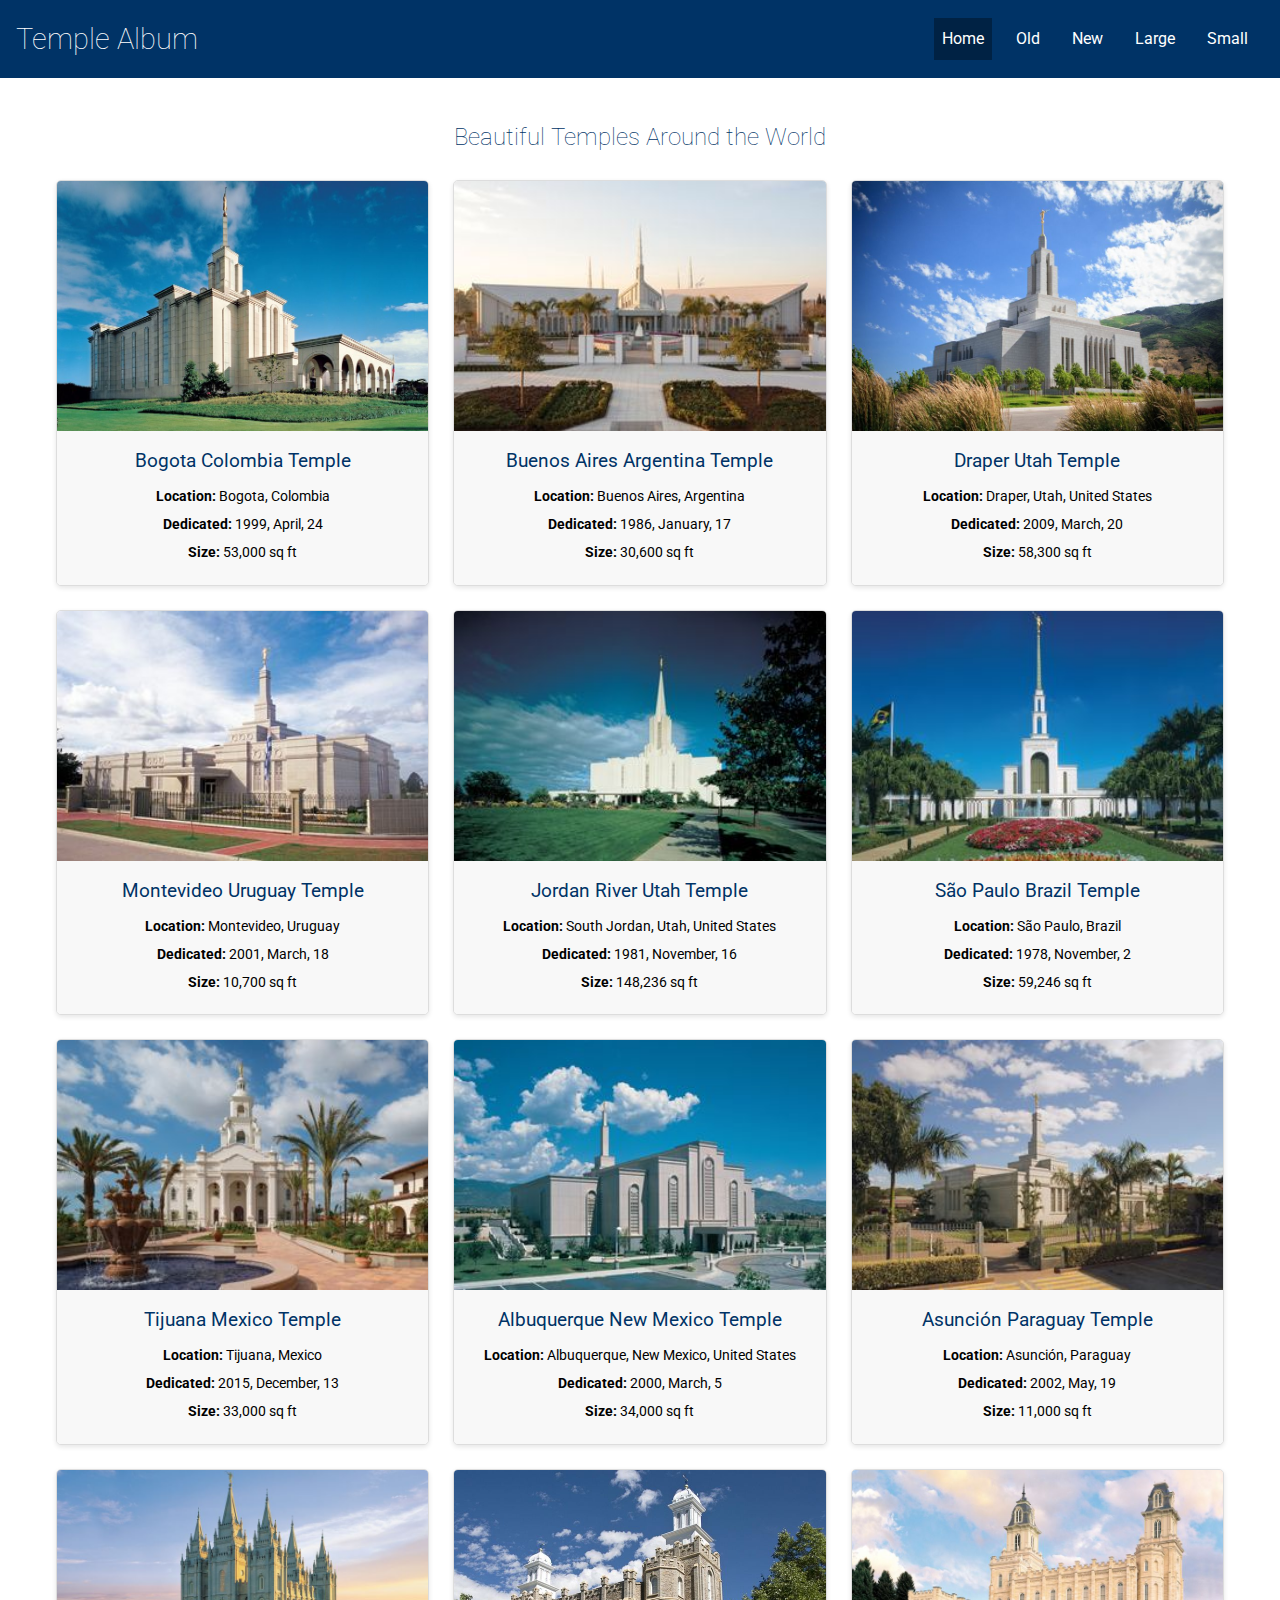
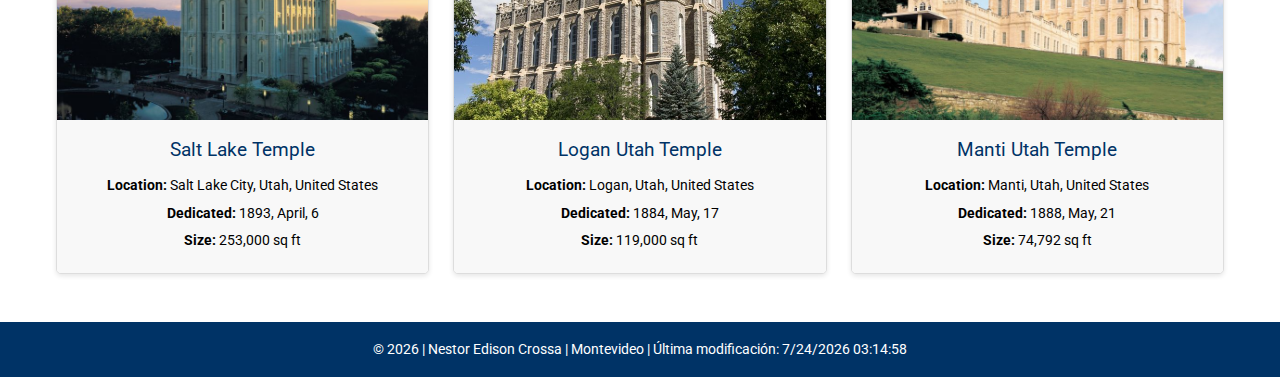
<file: filtered-temples.html>
<!DOCTYPE html>
<html lang="en-US">
<head>
    <meta charset="UTF-8">
    <meta name="viewport" content="width=device-width, initial-scale=1.0">
    <meta name="keywords" content="Nestor Crossa, WDD 131/Uruguay">
    <meta name="author" content="Nestor Crossa">
    <meta name="description" content="Temples SUD albuum">
    <title>Temple Album with Filtering</title>
    <link rel="preconnect" href="https://fonts.googleapis.com">
    <link rel="preconnect" href="https://fonts.gstatic.com" crossorigin>
    <link href="https://fonts.googleapis.com/css2?family=Roboto:wght@100;400&display=swap" rel="stylesheet">
    <link rel="stylesheet" href="styles/filtered-temples.css">
    <script src="scripts/filtered-temples.js" defer></script>
</head>
<body>
    <header>
        <div class="header-content">
            <h1>Temple Album</h1>
            <button id="hamburger-btn" aria-label="Toggle menu">☰</button>
            <nav id="main-nav">
                <ul>
                    <li class="active"><a data-filter="all">Home</a></li>
                    <li><a data-filter="old">Old</a></li>
                    <li><a data-filter="new">New</a></li>
                    <li><a data-filter="large">Large</a></li>
                    <li><a data-filter="small">Small</a></li>
                </ul>
            </nav>
        </div>
    </header>

    <main>
        <h2>Beautiful Temples Around the World</h2>
        <div id="gallery" class="gallery">
            <!-- Temple cards will be dynamically generated here -->
        </div>
    </main>

    <footer>
        <p>&copy; <span id="currentYear"></span> | Nestor Edison Crossa | Montevideo | Última modificación: <span id="lastModified"></span></p>
    </footer>
</body>
</html>
</file>
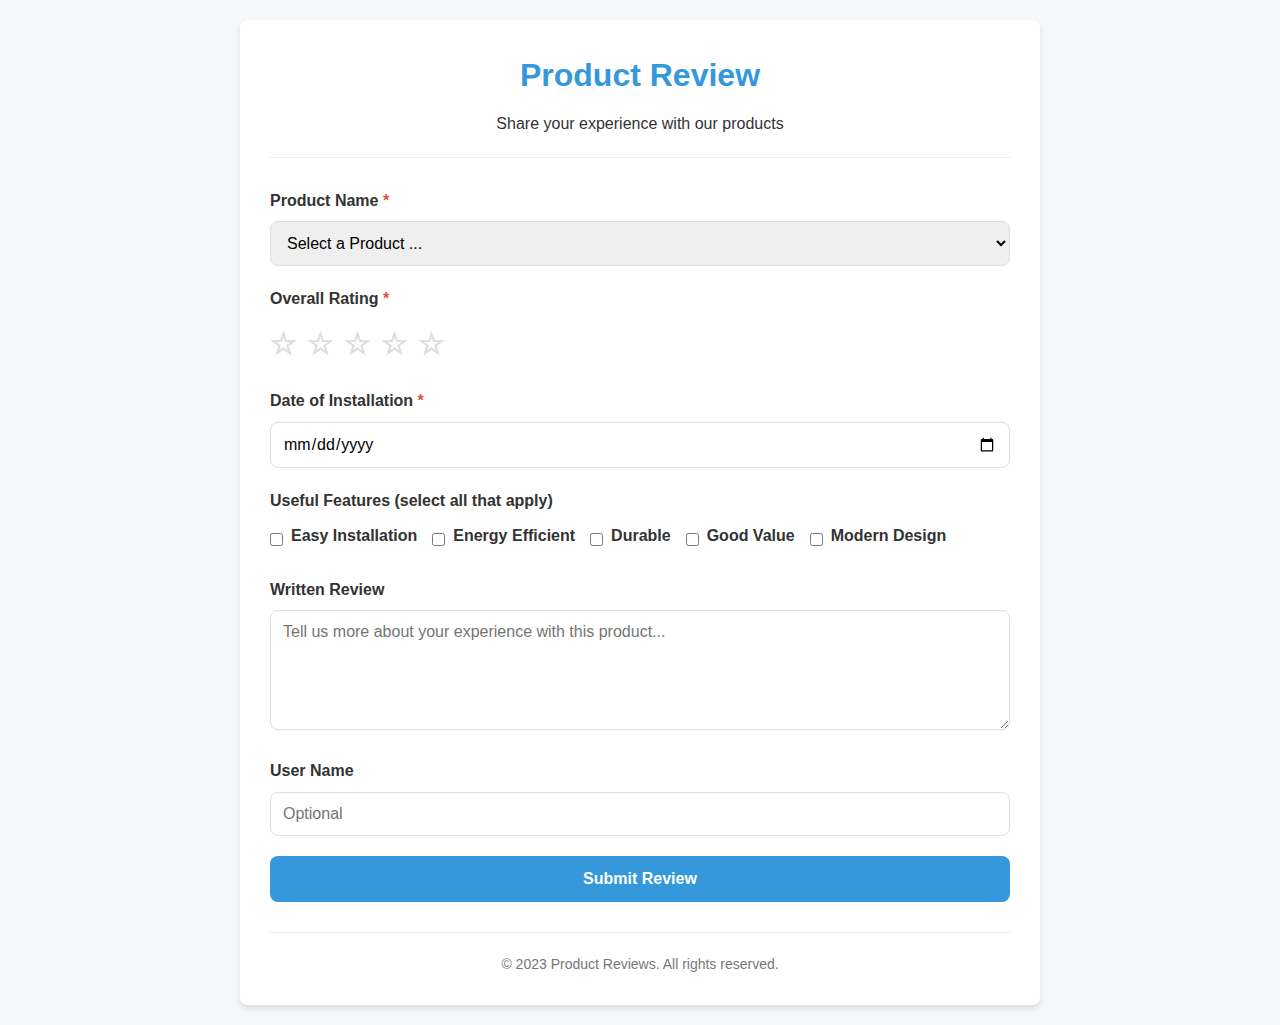
<file: form.html>
<!DOCTYPE html>
<html lang="en">
<head>
    <meta charset="UTF-8">
    <meta name="viewport" content="width=device-width, initial-scale=1.0">
    <title>Product Review Form</title>
    <style>
        :root {
            --primary-color: #3498db;
            --secondary-color: #2980b9;
            --accent-color: #e74c3c;
            --light-color: #f9f9f9;
            --dark-color: #333;
            --border-radius: 8px;
            --box-shadow: 0 4px 6px rgba(0, 0, 0, 0.1);
        }
        
        * {
            box-sizing: border-box;
            margin: 0;
            padding: 0;
            font-family: 'Segoe UI', Tahoma, Geneva, Verdana, sans-serif;
        }
        
        body {
            background-color: #f5f7fa;
            color: var(--dark-color);
            line-height: 1.6;
            padding: 20px;
        }
        
        .container {
            max-width: 800px;
            margin: 0 auto;
            background-color: white;
            border-radius: var(--border-radius);
            box-shadow: var(--box-shadow);
            padding: 30px;
        }
        
        header {
            text-align: center;
            margin-bottom: 30px;
            padding-bottom: 20px;
            border-bottom: 1px solid #eee;
        }
        
        h1 {
            color: var(--primary-color);
            margin-bottom: 10px;
        }
        
        .form-group {
            margin-bottom: 20px;
        }
        
        label {
            display: block;
            margin-bottom: 8px;
            font-weight: 600;
        }
        
        .required::after {
            content: " *";
            color: var(--accent-color);
        }
        
        select, input[type="date"], input[type="text"], textarea {
            width: 100%;
            padding: 12px;
            border: 1px solid #ddd;
            border-radius: var(--border-radius);
            font-size: 16px;
            transition: border-color 0.3s;
        }
        
        select:focus, input:focus, textarea:focus {
            outline: none;
            border-color: var(--primary-color);
            box-shadow: 0 0 0 2px rgba(52, 152, 219, 0.2);
        }
        
        .rating-container {
            display: flex;
            flex-direction: row-reverse;
            justify-content: flex-end;
            gap: 10px;
            margin-top: 5px;
        }
        
        .rating-container input {
            display: none;
        }
        
        .rating-container label {
            font-size: 30px;
            color: #ddd;
            cursor: pointer;
            transition: color 0.2s;
            margin-bottom: 0;
        }
        
        .rating-container label:hover,
        .rating-container label:hover ~ label,
        .rating-container input:checked ~ label {
            color: #ffc107;
        }
        
        .checkbox-group {
            display: flex;
            flex-wrap: wrap;
            gap: 15px;
            margin-top: 10px;
        }
        
        .checkbox-item {
            display: flex;
            align-items: center;
            gap: 8px;
        }
        
        .checkbox-item input {
            width: auto;
        }
        
        textarea {
            min-height: 120px;
            resize: vertical;
        }
        
        .submit-btn {
            background-color: var(--primary-color);
            color: white;
            border: none;
            padding: 14px 24px;
            border-radius: var(--border-radius);
            font-size: 16px;
            font-weight: 600;
            cursor: pointer;
            transition: background-color 0.3s;
            width: 100%;
        }
        
        .submit-btn:hover {
            background-color: var(--secondary-color);
        }
        
        footer {
            margin-top: 30px;
            text-align: center;
            color: #777;
            font-size: 14px;
            padding-top: 20px;
            border-top: 1px solid #eee;
        }
        
        @media (min-width: 768px) {
            .form-row {
                display: flex;
                gap: 20px;
            }
            
            .form-row .form-group {
                flex: 1;
            }
        }
        
        /* Confirmation Page Styles */
        .confirmation-container {
            text-align: center;
            padding: 40px 20px;
        }
        
        .confirmation-icon {
            font-size: 60px;
            color: #2ecc71;
            margin-bottom: 20px;
        }
        
        .review-details {
            background-color: #f8f9fa;
            border-radius: var(--border-radius);
            padding: 20px;
            margin: 30px 0;
            text-align: left;
        }
        
        .review-detail {
            margin-bottom: 10px;
            padding-bottom: 10px;
            border-bottom: 1px solid #eee;
        }
        
        .review-detail:last-child {
            border-bottom: none;
        }
        
        .review-count {
            background-color: var(--primary-color);
            color: white;
            display: inline-block;
            padding: 8px 16px;
            border-radius: 20px;
            font-weight: 600;
            margin-top: 20px;
        }
        
        .back-btn {
            background-color: #95a5a6;
            color: white;
            border: none;
            padding: 12px 24px;
            border-radius: var(--border-radius);
            font-size: 16px;
            cursor: pointer;
            transition: background-color 0.3s;
            margin-top: 20px;
            text-decoration: none;
            display: inline-block;
        }
        
        .back-btn:hover {
            background-color: #7f8c8d;
        }
    </style>
</head>
<body>
    <div class="container">
        <header>
            <h1>Product Review</h1>
            <p>Share your experience with our products</p>
        </header>
        
        <form id="reviewForm" method="get" action="review.html">
            <div class="form-group">
                <label for="productName" class="required">Product Name</label>
                <select id="productName" name="productName" required>
                    <option value="" disabled selected>Select a Product ...</option>
                    <!-- Product options will be dynamically populated -->
                </select>
            </div>
            
            <div class="form-group">
                <label class="required">Overall Rating</label>
                <div class="rating-container">
                    <input type="radio" id="rating5" name="rating" value="5" required>
                    <label for="rating5">☆</label>
                    
                    <input type="radio" id="rating4" name="rating" value="4">
                    <label for="rating4">☆</label>
                    
                    <input type="radio" id="rating3" name="rating" value="3">
                    <label for="rating3">☆</label>
                    
                    <input type="radio" id="rating2" name="rating" value="2">
                    <label for="rating2">☆</label>
                    
                    <input type="radio" id="rating1" name="rating" value="1">
                    <label for="rating1">☆</label>
                </div>
            </div>
            
            <div class="form-group">
                <label for="installDate" class="required">Date of Installation</label>
                <input type="date" id="installDate" name="installDate" required>
            </div>
            
            <div class="form-group">
                <label>Useful Features (select all that apply)</label>
                <div class="checkbox-group">
                    <div class="checkbox-item">
                        <input type="checkbox" id="feature1" name="usefulFeatures" value="Easy Installation">
                        <label for="feature1">Easy Installation</label>
                    </div>
                    <div class="checkbox-item">
                        <input type="checkbox" id="feature2" name="usefulFeatures" value="Energy Efficient">
                        <label for="feature2">Energy Efficient</label>
                    </div>
                    <div class="checkbox-item">
                        <input type="checkbox" id="feature3" name="usefulFeatures" value="Durable">
                        <label for="feature3">Durable</label>
                    </div>
                    <div class="checkbox-item">
                        <input type="checkbox" id="feature4" name="usefulFeatures" value="Good Value">
                        <label for="feature4">Good Value</label>
                    </div>
                    <div class="checkbox-item">
                        <input type="checkbox" id="feature5" name="usefulFeatures" value="Modern Design">
                        <label for="feature5">Modern Design</label>
                    </div>
                </div>
            </div>
            
            <div class="form-group">
                <label for="writtenReview">Written Review</label>
                <textarea id="writtenReview" name="writtenReview" placeholder="Tell us more about your experience with this product..."></textarea>
            </div>
            
            <div class="form-group">
                <label for="userName">User Name</label>
                <input type="text" id="userName" name="userName" placeholder="Optional">
            </div>
            
            <button type="submit" class="submit-btn">Submit Review</button>
        </form>
        
        <footer>
            <p>&copy; 2023 Product Reviews. All rights reserved.</p>
        </footer>
    </div>

    <script>
        // Product data array
        const products = [
            {
                id: "fc-1888",
                name: "flux capacitor",
                averagerating: 4.5
            },
            {
                id: "fc-2050",
                name: "power laces",
                averagerating: 4.7
            },
            {
                id: "fs-1987",
                name: "time circuits",
                averagerating: 3.5
            },
            {
                id: "ac-2000",
                name: "low voltage reactor",
                averagerating: 3.9
            },
            {
                id: "jj-1969",
                name: "warp equalizer",
                averagerating: 5.0
            }
        ];

        // Populate product dropdown
        document.addEventListener('DOMContentLoaded', function() {
            const productSelect = document.getElementById('productName');
            
            // Add product options to the select element
            products.forEach(product => {
                const option = document.createElement('option');
                option.value = product.id;
                option.textContent = product.name;
                productSelect.appendChild(option);
            });
        });
    </script>
</body>
</html>
</file>
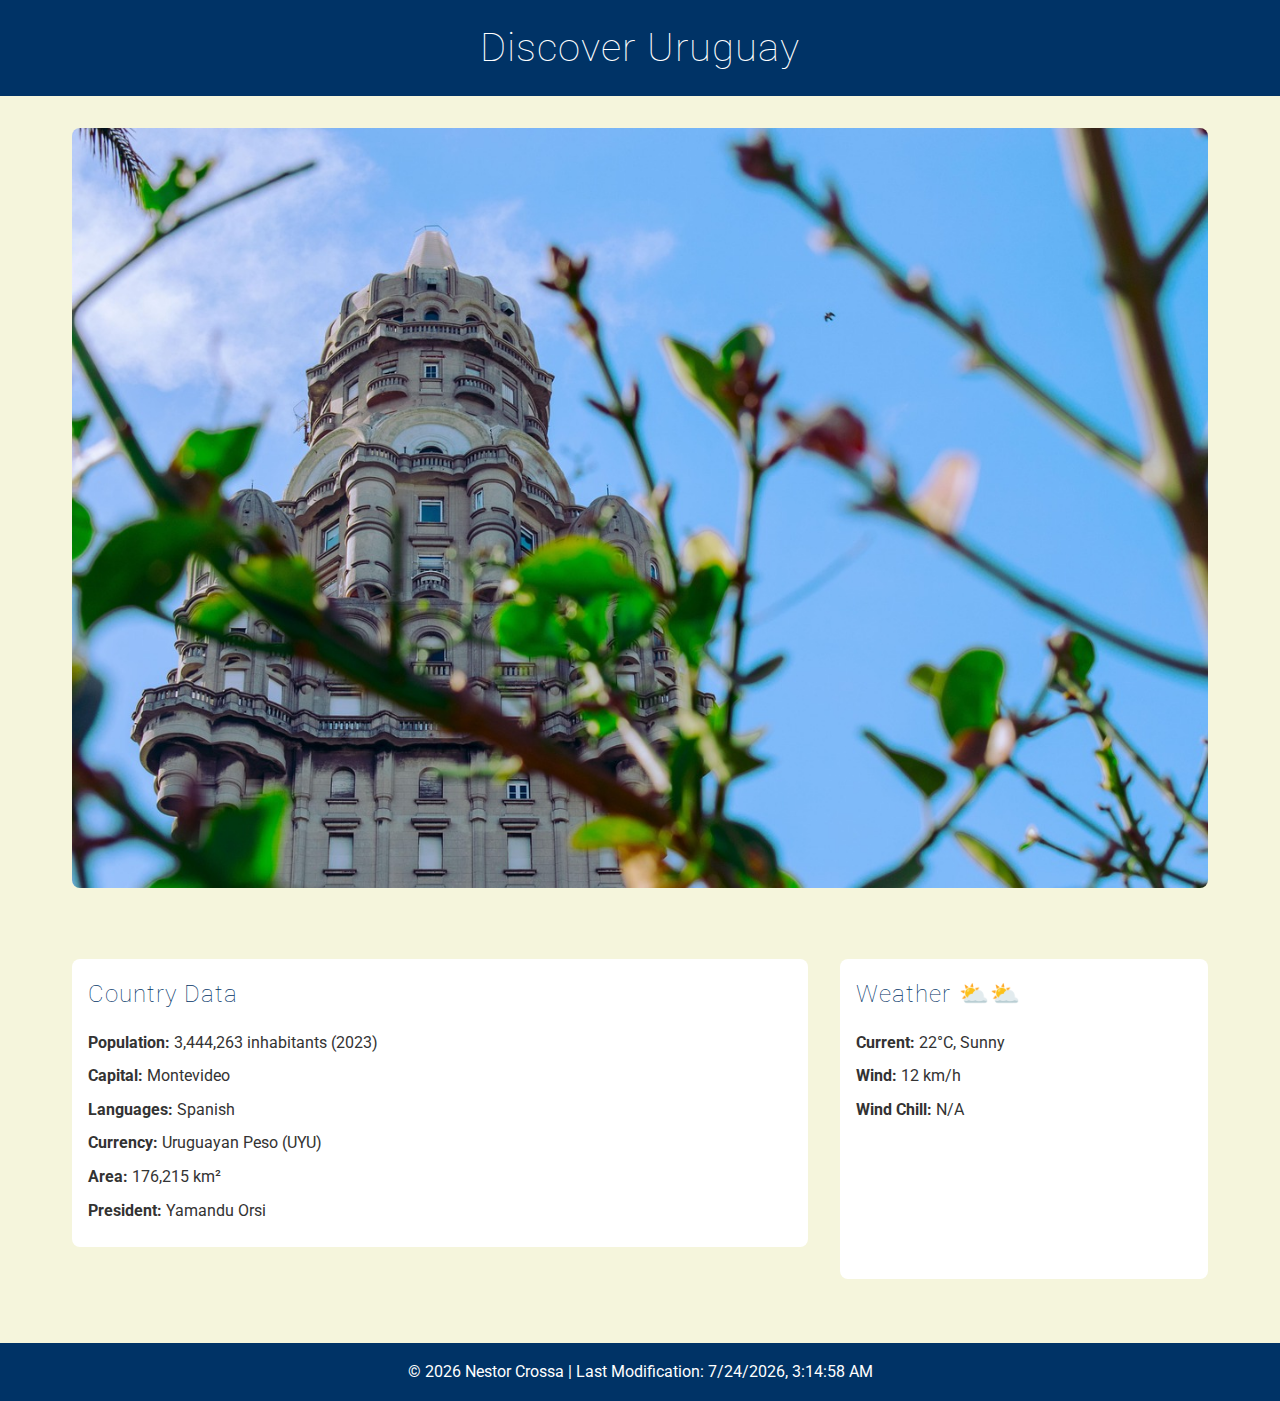
<file: place.html>
<!DOCTYPE html>
<html lang="en">
<head>
    <meta charset="UTF-8">
    <meta name="viewport" content="width=device-width, initial-scale=1.0">
     <meta name="keywords" content="Nestor Crossa, WDD 131/Uruguay">
    <meta name="author" content="Nestor Crossa">
    <title>Discover Uruguay</title>
    <meta name="description" content="Explore the beauty and culture of Uruguay, a country with rich history and stunning landscapes.">
    <link rel="preconnect" href="https://fonts.googleapis.com">
    <link rel="preconnect" href="https://fonts.gstatic.com" crossorigin>
    <link href="https://fonts.googleapis.com/css2?family=Roboto:wght@100;400&display=swap" rel="stylesheet">
    <link rel="stylesheet" href="styles/place.css">
    <script src="scripts/place.js" defer></script>
</head>
<body>
    <header>
        <h1>Discover Uruguay</h1>
    </header>
    
    <main>
        <section class="hero">
            <picture>
                <source srcset="images/palacio salvo2" media="(max-width: 600px)">
                <source srcset="images/palacio salvo.webp" media="(max-width: 1200px)">
                <img src="images/palacio salbo.jpg" alt="The famous Palacio Salvo">
            </picture>
        </section>
        
        <section class="data">
            <h2>Country Data</h2>
            <div class="data-content">
                <p><span class="highlight">Population:</span> 3,444,263 inhabitants (2023)</p>
                <p><span class="highlight">Capital:</span> Montevideo</p>
                <p><span class="highlight">Languages:</span> Spanish</p>
                <p><span class="highlight">Currency:</span> Uruguayan Peso (UYU)</p>
                <p><span class="highlight">Area:</span> 176,215 km²</p>
                <p><span class="highlight">President:</span> Yamandu Orsi</p>
            </div>
        </section>
        
        <section class="weather">
            <h2>Weather <span class="weather-icon">⛅</span></h2>
            <div class="weather-content">
                <div class="current-weather">
                    <img src="images/669958_weather_cloud_forecast_sun_icon.svg" alt="Sunny weather icon" class="mobile-weather-icon">
                    <p><span class="highlight">Current:</span> <span id="temp">22</span>°C, Sunny</p>
                    <p><span class="highlight">Wind:</span> <span id="wind-speed">12</span> km/h</p>
                    <p><span class="highlight">Wind Chill:</span> <span id="wind-chill">N/A</span></p>
                </div>
            </div>
        </section>
    </main>
    
    <footer>
        <p>&copy; <span id="current-year"></span> Nestor Crossa | Last Modification: <span id="last-modified"></span></p>
    </footer>
</body>
</html>
</file>
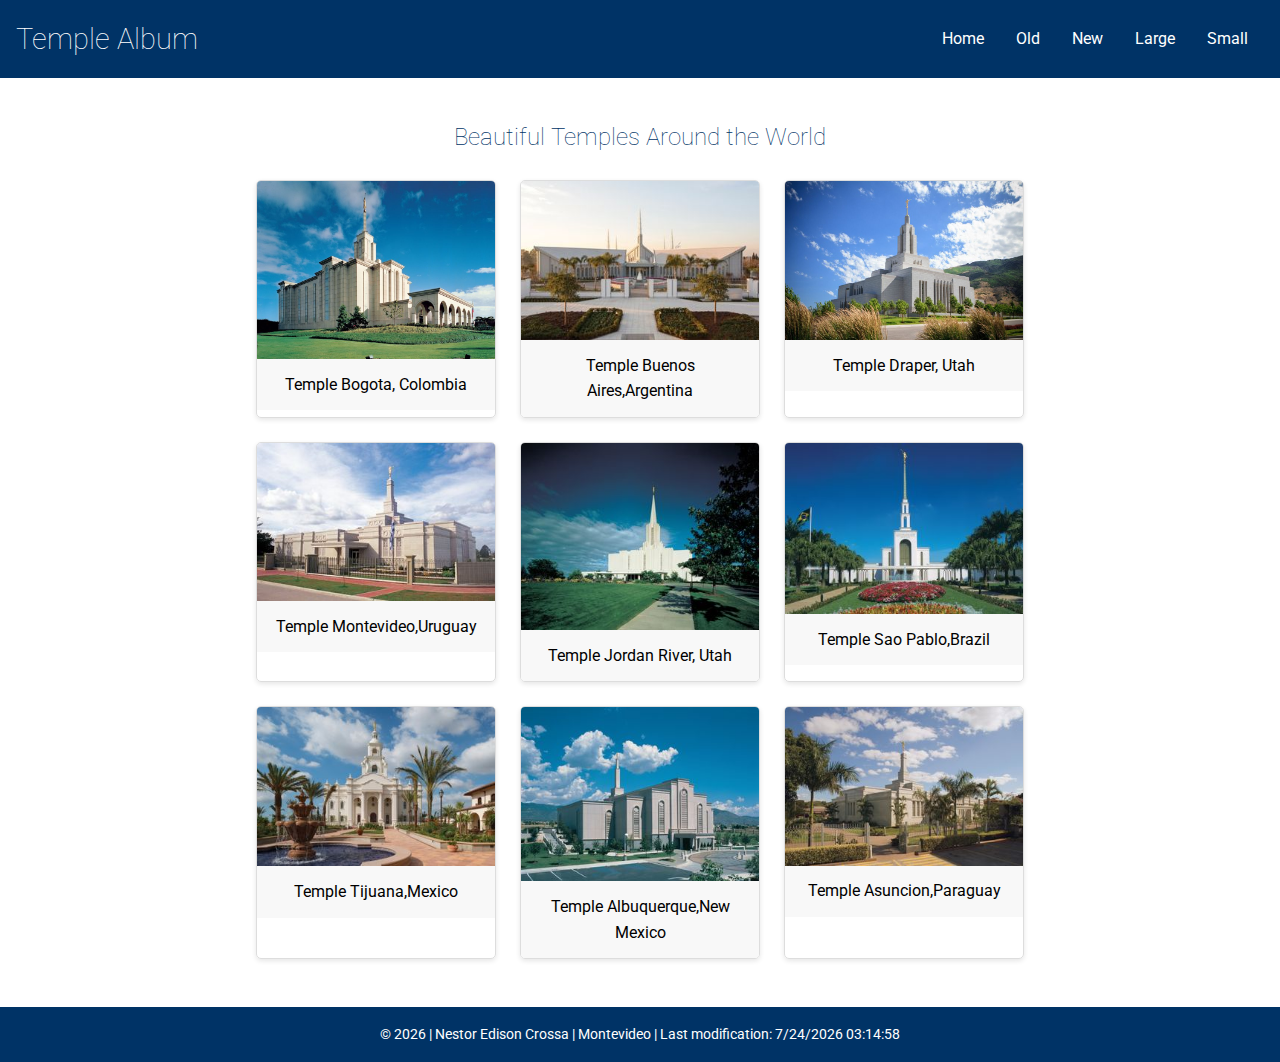
<file: temples.html>
<!DOCTYPE html>
<html lang="en-US">
<head>
    <meta charset="UTF-8">
    <meta name="viewport" content="width=device-width, initial-scale=1.0">
    <meta name="description" content="Portfolio of Nestor Edison Crossa">
    <meta name="keywords" content="Nestor Crossa, WDD 131/Temples album">
    <meta name="author" content="Nestor Crossa">
    <title>Temple Album</title>
    <link rel="preconnect" href="https://fonts.googleapis.com">
    <link rel="preconnect" href="https://fonts.gstatic.com" crossorigin>
    <link href="https://fonts.googleapis.com/css2?family=Roboto:wght@100;400&display=swap" rel="stylesheet">
    <link rel="stylesheet" href="styles/temples.css">
    <link rel="stylesheet" href="styles/temples-large.css" media="(min-width: 768px)">
    <script src="scripts/temples.js" defer></script>
</head>
<body>
    <header>
        <div class="header-content">
            <h1>Temple Album</h1>
            <button id="hamburger-btn" aria-label="Toggle menu">☰</button>
            <nav id="main-nav">
                <ul>
                    <li><a href="#">Home</a></li>
                    <li><a href="#">Old</a></li>
                    <li><a href="#">New</a></li>
                    <li><a href="#">Large</a></li>
                    <li><a href="#">Small</a></li>
                </ul>
            </nav>
        </div>
    </header>

    <main>
        <h2>Beautiful Temples Around the World</h2>
        <div class="gallery">
            <figure>
            <img src="images/bogota_colombia_temple_lds.jpeg" alt="Temple 3">
            <figcaption>Temple Bogota, Colombia</figcaption>
        </figure>
        <figure>
            <img src="images/buenos_aires_argentina_temple.jpeg" alt="Temple 4">
            <figcaption>Temple Buenos Aires,Argentina</figcaption>
        </figure>
        <figure>
            <img src="images/draper_utah_temple.jpeg" alt="Temple 5">
            <figcaption>Temple Draper, Utah</figcaption>
        </figure>
        <figure>
            <img src="images/montevideo_uruguay_temple_lds.jpeg" alt="Temple 6">
            <figcaption>Temple Montevideo,Uruguay</figcaption>
        </figure>
        <figure>
            <img src="images/jordan_river_temple_lds.jpeg" alt="Temple 7">
            <figcaption>Temple Jordan River, Utah</figcaption>
        </figure>
        <figure>
            <img src="images/sao_paulo_brazil_temple_lds.jpeg" alt="Temple 8">
            <figcaption>Temple Sao Pablo,Brazil</figcaption>
        </figure>
        <figure>
            <img src="images/tijuana_mexico_temple_exterior.jpeg" alt="Temple 9">
            <figcaption>Temple Tijuana,Mexico</figcaption>
        </figure>
         <figure>
            <img src="images/albuquerque_temple_lds.jpeg" alt="Temple 3">
            <figcaption>Temple Albuquerque,New Mexico</figcaption>
        </figure>
        <figure>
            <img src="images/asuncion_paraguay_temple_lds.jpeg" alt="Temple 4">
            <figcaption>Temple Asuncion,Paraguay</figcaption>
        </figure>
        </div>
    </main>

    <footer>
        <p>&copy; <span id="currentYear"></span> | Nestor Edison Crossa | Montevideo | Last modification: <span id="lastModified"></span></p>
    </footer>
</body>
</html>
</file>
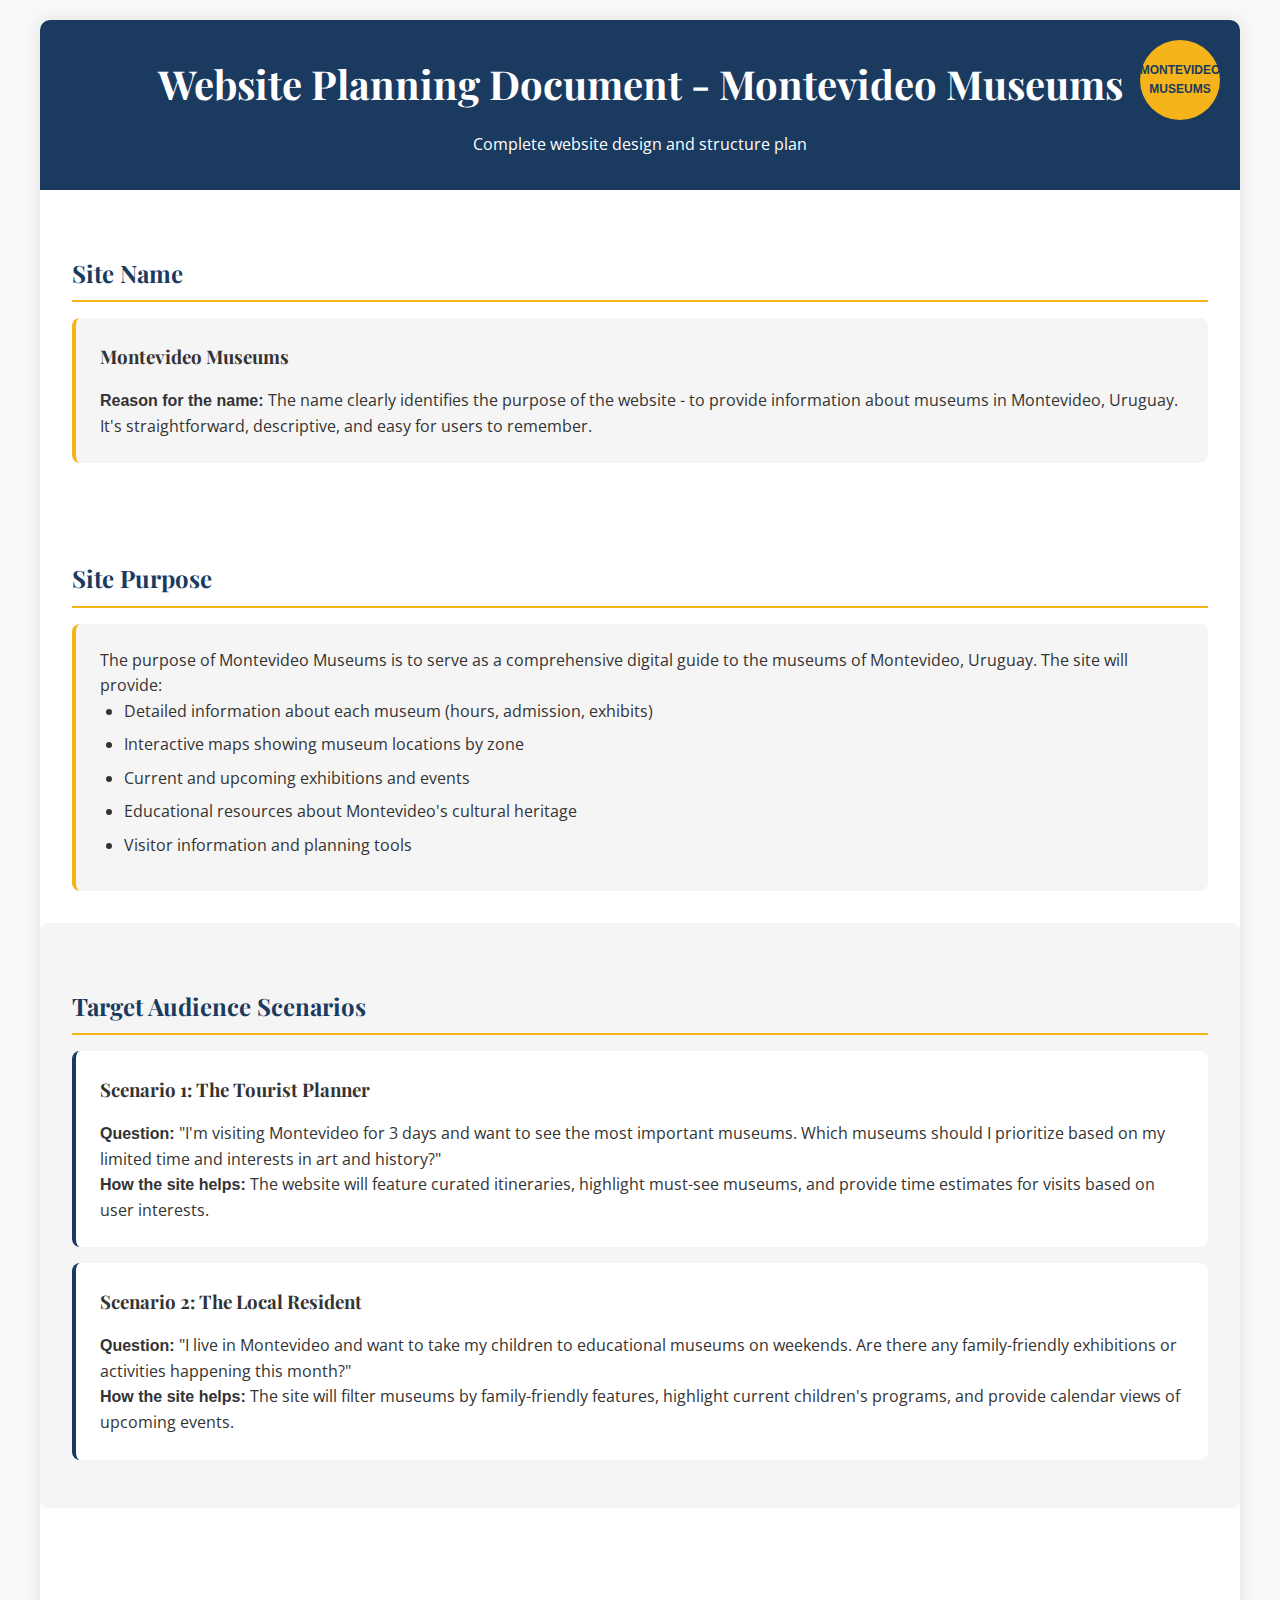
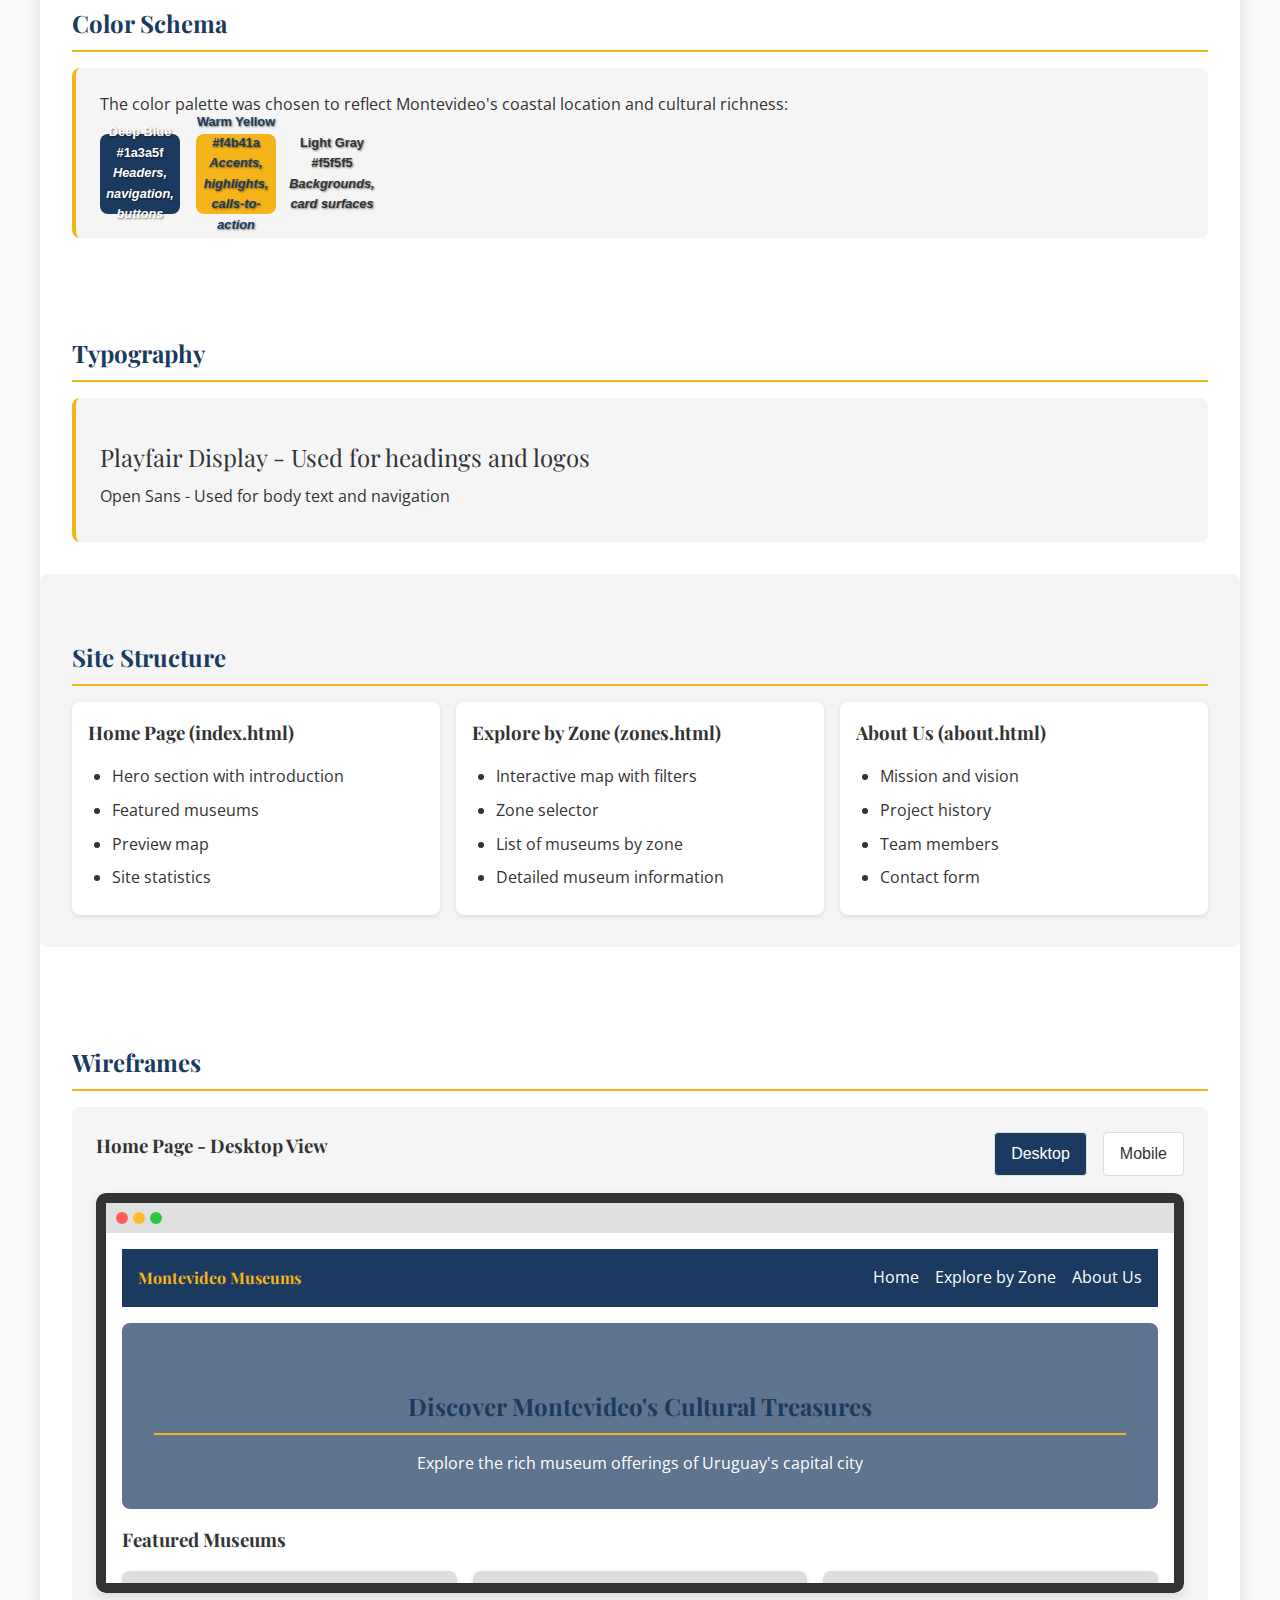
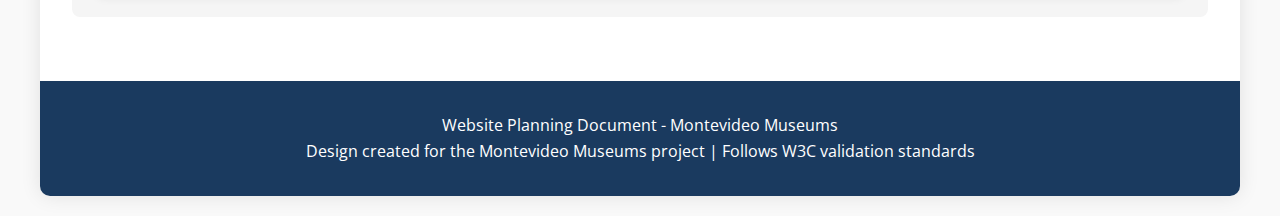
<file: project/siteplan.html>
<!DOCTYPE html>
<html lang="en">
<head>
    <meta charset="UTF-8">
    <meta name="viewport" content="width=device-width, initial-scale=1.0">
    <title>Site Plan - Montevideo Museums</title>
    <style>
        /* Color variables for the project */
        :root {
            --deep-blue: #1a3a5f;
            --warm-yellow: #f4b41a;
            --light-gray: #f5f5f5;
            --dark-gray: #333;
            --white: #ffffff;
        }
        
        /* General styles */
        * {
            margin: 0;
            padding: 0;
            box-sizing: border-box;
            font-family: 'Segoe UI', Tahoma, Geneva, Verdana, sans-serif;
        }
        
        body {
            background-color: #f9f9f9;
            color: var(--dark-gray);
            line-height: 1.6;
            padding: 20px;
        }
        
        .container {
            max-width: 1200px;
            margin: 0 auto;
            background: var(--white);
            border-radius: 10px;
            box-shadow: 0 0 20px rgba(0,0,0,0.1);
            overflow: hidden;
        }
        
        header {
            background: var(--deep-blue);
            color: var(--white);
            padding: 2rem;
            text-align: center;
            position: relative;
        }
        
        .logo {
            position: absolute;
            top: 20px;
            right: 20px;
            width: 80px;
            height: 80px;
            background: var(--warm-yellow);
            border-radius: 50%;
            display: flex;
            align-items: center;
            justify-content: center;
            font-weight: bold;
            color: var(--deep-blue);
            font-size: 12px;
            text-align: center;
            padding: 5px;
        }
        
        h1, h2, h3 {
            margin-bottom: 1rem;
        }
        
        h1 {
            font-size: 2.5rem;
            font-family: 'Playfair Display', serif;
        }
        
        h2 {
            color: var(--deep-blue);
            border-bottom: 2px solid var(--warm-yellow);
            padding-bottom: 0.5rem;
            margin-top: 2rem;
            font-family: 'Playfair Display', serif;
        }
        
        h3 {
            font-family: 'Playfair Display', serif;
        }
        
        section {
            padding: 2rem;
        }
        
        /* Project information section */
        .project-info {
            display: grid;
            grid-template-columns: repeat(auto-fit, minmax(300px, 1fr));
            gap: 2rem;
            margin-bottom: 2rem;
        }
        
        .info-card {
            background: var(--light-gray);
            padding: 1.5rem;
            border-radius: 8px;
            border-left: 4px solid var(--warm-yellow);
        }
        
        .color-palette {
            display: flex;
            gap: 1rem;
            margin-top: 1rem;
            flex-wrap: wrap;
        }
        
        .color-box {
            width: 80px;
            height: 80px;
            border-radius: 8px;
            display: flex;
            align-items: center;
            justify-content: center;
            color: white;
            font-weight: bold;
            text-shadow: 1px 1px 2px rgba(0,0,0,0.5);
            font-size: 0.8rem;
            text-align: center;
            flex-direction: column;
        }
        
        .typography-sample {
            margin-top: 1rem;
        }
        
        .font-sample {
            margin: 0.5rem 0;
        }
        
        .playfair {
            font-family: 'Playfair Display', serif;
        }
        
        .opensans {
            font-family: 'Open Sans', sans-serif;
        }
        
        /* Site structure section */
        .site-structure {
            background: var(--light-gray);
            padding: 2rem;
            border-radius: 8px;
            margin-bottom: 2rem;
        }
        
        .pages-list {
            display: grid;
            grid-template-columns: repeat(auto-fit, minmax(250px, 1fr));
            gap: 1rem;
            margin-top: 1rem;
        }
        
        .page-item {
            background: var(--white);
            padding: 1rem;
            border-radius: 8px;
            box-shadow: 0 2px 5px rgba(0,0,0,0.1);
        }
        
        /* Scenarios section */
        .scenarios {
            background: var(--light-gray);
            padding: 2rem;
            border-radius: 8px;
            margin-bottom: 2rem;
        }
        
        .scenario-item {
            background: var(--white);
            padding: 1.5rem;
            border-radius: 8px;
            margin-bottom: 1rem;
            border-left: 4px solid var(--deep-blue);
        }
        
        /* Mockups section */
        .mockups {
            display: grid;
            grid-template-columns: 1fr;
            gap: 2rem;
        }
        
        .mockup-container {
            background: var(--light-gray);
            padding: 1.5rem;
            border-radius: 8px;
        }
        
        .mockup-title {
            display: flex;
            justify-content: space-between;
            align-items: center;
            margin-bottom: 1rem;
        }
        
        .device-tabs {
            display: flex;
            gap: 1rem;
        }
        
        .device-tab {
            padding: 0.5rem 1rem;
            background: var(--white);
            border-radius: 4px;
            cursor: pointer;
            border: 1px solid #ddd;
            transition: all 0.3s ease;
        }
        
        .device-tab:hover {
            background: #f0f0f0;
        }
        
        .device-tab.active {
            background: var(--deep-blue);
            color: var(--white);
        }
        
        .mockup-display {
            background: var(--white);
            border-radius: 8px;
            overflow: hidden;
            box-shadow: 0 4px 10px rgba(0,0,0,0.1);
            position: relative;
        }
        
        .desktop-mockup {
            width: 100%;
            height: 400px;
            border: 10px solid #333;
            border-radius: 10px;
            overflow: hidden;
        }
        
        .mobile-mockup {
            width: 300px;
            height: 600px;
            border: 10px solid #333;
            border-radius: 30px;
            overflow: hidden;
            margin: 0 auto;
        }
        
        .browser-bar {
            height: 30px;
            background: #e0e0e0;
            display: flex;
            align-items: center;
            padding: 0 10px;
        }
        
        .browser-dots {
            display: flex;
            gap: 5px;
        }
        
        .browser-dot {
            width: 12px;
            height: 12px;
            border-radius: 50%;
        }
        
        .dot-red { background: #ff5f57; }
        .dot-yellow { background: #ffbd2e; }
        .dot-green { background: #28ca42; }
        
        .mockup-content {
            height: calc(100% - 30px);
            overflow: auto;
            padding: 1rem;
        }
        
        .mobile-status-bar {
            height: 20px;
            background: var(--deep-blue);
            color: white;
            display: flex;
            justify-content: space-between;
            align-items: center;
            padding: 0 10px;
            font-size: 12px;
        }
        
        .mobile-content {
            height: calc(100% - 20px);
            overflow: auto;
            padding: 1rem;
        }
        
        /* Simulated design elements */
        .header-mock {
            background: var(--deep-blue);
            color: white;
            padding: 1rem;
            display: flex;
            justify-content: space-between;
            align-items: center;
            margin-bottom: 1rem;
        }
        
        .logo-mock {
            font-weight: bold;
            color: var(--warm-yellow);
            font-family: 'Playfair Display', serif;
        }
        
        .nav-mock {
            display: flex;
            gap: 1rem;
        }
        
        .nav-item {
            color: white;
            text-decoration: none;
            transition: color 0.3s ease;
            font-family: 'Open Sans', sans-serif;
        }
        
        .nav-item:hover {
            color: var(--warm-yellow);
        }
        
        .hero-mock {
            background: linear-gradient(rgba(26, 58, 95, 0.7), rgba(26, 58, 95, 0.7));
            color: white;
            padding: 2rem;
            text-align: center;
            margin-bottom: 1rem;
            border-radius: 8px;
        }
        
        .card-grid {
            display: grid;
            grid-template-columns: repeat(auto-fit, minmax(200px, 1fr));
            gap: 1rem;
            margin-bottom: 1rem;
        }
        
        .card-mock {
            background: white;
            border-radius: 8px;
            overflow: hidden;
            box-shadow: 0 2px 5px rgba(0,0,0,0.1);
            transition: transform 0.3s ease;
        }
        
        .card-mock:hover {
            transform: translateY(-5px);
        }
        
        .card-image {
            height: 120px;
            background: #ddd;
        }
        
        .card-content {
            padding: 1rem;
        }
        
        .category-tag {
            background: var(--warm-yellow);
            color: var(--deep-blue);
            padding: 0.3rem 0.8rem;
            border-radius: 20px;
            font-size: 0.8rem;
            display: inline-block;
            margin-bottom: 0.5rem;
            font-weight: bold;
            font-family: 'Open Sans', sans-serif;
        }
        
        .mobile-nav {
            display: none;
        }
        
        .hamburger {
            display: none;
            flex-direction: column;
            cursor: pointer;
        }
        
        .hamburger span {
            width: 25px;
            height: 3px;
            background: white;
            margin: 3px 0;
            transition: all 0.3s ease;
        }
        
        /* Responsive */
        @media (max-width: 768px) {
            .desktop-mockup {
                display: none;
            }
            
            .mobile-nav {
                display: flex;
                flex-direction: column;
                gap: 0.5rem;
                margin-bottom: 1rem;
            }
            
            .nav-mock {
                display: none;
            }
            
            .hamburger {
                display: flex;
            }
            
            .card-grid {
                grid-template-columns: 1fr;
            }
            
            .mockup-title {
                flex-direction: column;
                align-items: flex-start;
                gap: 1rem;
            }
            
            .color-palette {
                flex-direction: column;
                align-items: center;
            }
            
            .logo {
                position: static;
                margin: 0 auto 1rem;
            }
            
            header {
                text-align: center;
            }
        }
        
        @media (min-width: 769px) {
            .mobile-mockup {
                display: none;
            }
        }
        
        footer {
            background: var(--deep-blue);
            color: var(--white);
            text-align: center;
            padding: 2rem;
            margin-top: 2rem;
            font-family: 'Open Sans', sans-serif;
        }
        
        ul {
            padding-left: 1.5rem;
        }
        
        li {
            margin-bottom: 0.5rem;
            font-family: 'Open Sans', sans-serif;
        }
        
        p {
            font-family: 'Open Sans', sans-serif;
        }
    </style>
    <link href="https://fonts.googleapis.com/css2?family=Playfair+Display:wght@700&family=Open+Sans:wght@400;600&display=swap" rel="stylesheet">
</head>
<body>
    <div class="container">
        <header>
            <div class="logo">MONTEVIDEO MUSEUMS</div>
            <h1>Website Planning Document - Montevideo Museums</h1>
            <p>Complete website design and structure plan</p>
        </header>
        
        <section>
            <h2>Site Name</h2>
            <div class="info-card">
                <h3>Montevideo Museums</h3>
                <p><strong>Reason for the name:</strong> The name clearly identifies the purpose of the website - to provide information about museums in Montevideo, Uruguay. It's straightforward, descriptive, and easy for users to remember.</p>
            </div>
        </section>
        
        <section>
            <h2>Site Purpose</h2>
            <div class="info-card">
                <p>The purpose of Montevideo Museums is to serve as a comprehensive digital guide to the museums of Montevideo, Uruguay. The site will provide:</p>
                <ul>
                    <li>Detailed information about each museum (hours, admission, exhibits)</li>
                    <li>Interactive maps showing museum locations by zone</li>
                    <li>Current and upcoming exhibitions and events</li>
                    <li>Educational resources about Montevideo's cultural heritage</li>
                    <li>Visitor information and planning tools</li>
                </ul>
            </div>
        </section>
        
        <section class="scenarios">
            <h2>Target Audience Scenarios</h2>
            <div class="scenario-item">
                <h3>Scenario 1: The Tourist Planner</h3>
                <p><strong>Question:</strong> "I'm visiting Montevideo for 3 days and want to see the most important museums. Which museums should I prioritize based on my limited time and interests in art and history?"</p>
                <p><strong>How the site helps:</strong> The website will feature curated itineraries, highlight must-see museums, and provide time estimates for visits based on user interests.</p>
            </div>
            
            <div class="scenario-item">
                <h3>Scenario 2: The Local Resident</h3>
                <p><strong>Question:</strong> "I live in Montevideo and want to take my children to educational museums on weekends. Are there any family-friendly exhibitions or activities happening this month?"</p>
                <p><strong>How the site helps:</strong> The site will filter museums by family-friendly features, highlight current children's programs, and provide calendar views of upcoming events.</p>
            </div>
        </section>
        
        <section>
            <h2>Color Schema</h2>
            <div class="info-card">
                <p>The color palette was chosen to reflect Montevideo's coastal location and cultural richness:</p>
                <div class="color-palette">
                    <div class="color-box" style="background-color: var(--deep-blue);">Deep Blue<br>#1a3a5f<br><em>Headers, navigation, buttons</em></div>
                    <div class="color-box" style="background-color: var(--warm-yellow); color: var(--deep-blue);">Warm Yellow<br>#f4b41a<br><em>Accents, highlights, calls-to-action</em></div>
                    <div class="color-box" style="background-color: var(--light-gray); color: var(--dark-gray);">Light Gray<br>#f5f5f5<br><em>Backgrounds, card surfaces</em></div>
                </div>
            </div>
        </section>
        
        <section>
            <h2>Typography</h2>
            <div class="info-card">
                <div class="typography-sample">
                    <div class="font-sample playfair" style="font-size: 1.5rem;">Playfair Display - Used for headings and logos</div>
                    <div class="font-sample opensans" style="font-size: 1rem;">Open Sans - Used for body text and navigation</div>
                </div>
            </div>
        </section>
        
        <section class="site-structure">
            <h2>Site Structure</h2>
            <div class="pages-list">
                <div class="page-item">
                    <h3>Home Page (index.html)</h3>
                    <ul>
                        <li>Hero section with introduction</li>
                        <li>Featured museums</li>
                        <li>Preview map</li>
                        <li>Site statistics</li>
                    </ul>
                </div>
                
                <div class="page-item">
                    <h3>Explore by Zone (zones.html)</h3>
                    <ul>
                        <li>Interactive map with filters</li>
                        <li>Zone selector</li>
                        <li>List of museums by zone</li>
                        <li>Detailed museum information</li>
                    </ul>
                </div>
                
                <div class="page-item">
                    <h3>About Us (about.html)</h3>
                    <ul>
                        <li>Mission and vision</li>
                        <li>Project history</li>
                        <li>Team members</li>
                        <li>Contact form</li>
                    </ul>
                </div>
            </div>
        </section>
        
        <section>
            <h2>Wireframes</h2>
            <div class="mockups">
                <div class="mockup-container">
                    <div class="mockup-title">
                        <h3>Home Page - Desktop View</h3>
                        <div class="device-tabs">
                            <div class="device-tab active" onclick="showDesktop()">Desktop</div>
                            <div class="device-tab" onclick="showMobile()">Mobile</div>
                        </div>
                    </div>
                    
                    <div class="mockup-display">
                        <div class="desktop-mockup">
                            <div class="browser-bar">
                                <div class="browser-dots">
                                    <div class="browser-dot dot-red"></div>
                                    <div class="browser-dot dot-yellow"></div>
                                    <div class="browser-dot dot-green"></div>
                                </div>
                            </div>
                            <div class="mockup-content">
                                <div class="header-mock">
                                    <div class="logo-mock">Montevideo Museums</div>
                                    <div class="nav-mock">
                                        <a href="#" class="nav-item">Home</a>
                                        <a href="#" class="nav-item">Explore by Zone</a>
                                        <a href="#" class="nav-item">About Us</a>
                                    </div>
                                </div>
                                
                                <div class="hero-mock">
                                    <h2>Discover Montevideo's Cultural Treasures</h2>
                                    <p>Explore the rich museum offerings of Uruguay's capital city</p>
                                </div>
                                
                                <h3>Featured Museums</h3>
                                <div class="card-grid">
                                    <div class="card-mock">
                                        <div class="card-image"></div>
                                        <div class="card-content">
                                            <span class="category-tag">Art</span>
                                            <h4>National Museum of Visual Arts</h4>
                                            <p>Uruguay's premier art museum featuring national and international works.</p>
                                        </div>
                                    </div>
                                    
                                    <div class="card-mock">
                                        <div class="card-image"></div>
                                        <div class="card-content">
                                            <span class="category-tag">Culture</span>
                                            <h4>Carnival Museum</h4>
                                            <p>A vibrant tribute to Uruguay's iconic carnival tradition.</p>
                                        </div>
                                    </div>
                                    
                                    <div class="card-mock">
                                        <div class="card-image"></div>
                                        <div class="card-content">
                                            <span class="category-tag">History</span>
                                            <h4>National History Museum</h4>
                                            <p>Explore Uruguay's rich history through artifacts and documents.</p>
                                        </div>
                                    </div>
                                </div>
                            </div>
                        </div>
                        
                        <div class="mobile-mockup">
                            <div class="mobile-status-bar">
                                <span>9:41</span>
                                <span>📶 100% 🔋</span>
                            </div>
                            <div class="mobile-content">
                                <div class="header-mock">
                                    <div class="logo-mock">Montevideo Museums</div>
                                    <div class="hamburger">
                                        <span></span>
                                        <span></span>
                                        <span></span>
                                    </div>
                                </div>
                                
                                <div class="mobile-nav">
                                    <a href="#" class="nav-item">Home</a>
                                    <a href="#" class="nav-item">Explore by Zone</a>
                                    <a href="#" class="nav-item">About Us</a>
                                </div>
                                
                                <div class="hero-mock">
                                    <h2>Discover Montevideo's Cultural Treasures</h2>
                                    <p>Explore the rich museum offerings of Uruguay's capital city</p>
                                </div>
                                
                                <h3>Featured Museums</h3>
                                <div class="card-grid">
                                    <div class="card-mock">
                                        <div class="card-image"></div>
                                        <div class="card-content">
                                            <span class="category-tag">Art</span>
                                            <h4>National Museum of Visual Arts</h4>
                                            <p>Uruguay's premier art museum featuring national and international works.</p>
                                        </div>
                                    </div>
                                    
                                    <div class="card-mock">
                                        <div class="card-image"></div>
                                        <div class="card-content">
                                            <span class="category-tag">Culture</span>
                                            <h4>Carnival Museum</h4>
                                            <p>A vibrant tribute to Uruguay's iconic carnival tradition.</p>
                                        </div>
                                    </div>
                                </div>
                            </div>
                        </div>
                    </div>
                </div>
            </div>
        </section>
        
        <footer>
            <p>Website Planning Document - Montevideo Museums</p>
            <p>Design created for the Montevideo Museums project | Follows W3C validation standards</p>
        </footer>
    </div>

    <script>
        // Functionality to switch between desktop and mobile views
        function showDesktop() {
            document.querySelectorAll('.desktop-mockup').forEach(el => el.style.display = 'block');
            document.querySelectorAll('.mobile-mockup').forEach(el => el.style.display = 'none');
            updateActiveTab(event);
        }
        
        function showMobile() {
            document.querySelectorAll('.desktop-mockup').forEach(el => el.style.display = 'none');
            document.querySelectorAll('.mobile-mockup').forEach(el => el.style.display = 'block');
            updateActiveTab(event);
        }
        
        function updateActiveTab(event) {
            const tabs = event.target.closest('.device-tabs').querySelectorAll('.device-tab');
            tabs.forEach(tab => tab.classList.remove('active'));
            event.target.classList.add('active');
        }
        
        // Initialize with desktop view
        document.addEventListener('DOMContentLoaded', function() {
            showDesktop();
        });
    </script>
</body>
</html>
</file>
<file: styles/filtered-temples.css>
* {
    margin: 0;
    padding: 0;
    box-sizing: border-box;
}

body {
    font-family: 'Roboto', sans-serif;
    font-weight: 400;
    background-color: white;
    line-height: 1.6;
}

header {
    background-color: #003366;
    color: white;
    padding: 1rem;
    position: relative;
}

.header-content {
    display: flex;
    justify-content: space-between;
    align-items: center;
}

header h1 {
    font-weight: 100;
    font-size: 1.8rem;
}

#hamburger-btn {
    background: none;
    border: none;
    color: white;
    font-size: 1.5rem;
    cursor: pointer;
    display: block;
}

#main-nav {
    display: none;
    width: 100%;
}

#main-nav.active {
    display: block;
}

#main-nav ul {
    list-style: none;
    margin-top: 1rem;
}

#main-nav li {
    margin: 0.5rem 0;
}

#main-nav a {
    color: white;
    text-decoration: none;
    display: block;
    padding: 0.5rem;
    transition: background-color 0.3s;
    cursor: pointer;
}

#main-nav a:hover,
#main-nav li.active a {
    background-color: #002244;
}

main {
    max-width: 1200px;
    margin: 0 auto;
    padding: 1rem;
}

main h2 {
    font-weight: 100;
    text-align: center;
    margin: 1.5rem 0;
    color: #003366;
}

.gallery {
    display: grid;
    grid-template-columns: 1fr;
    gap: 1.5rem;
}

figure {
    border: 1px solid #ddd;
    border-radius: 5px;
    overflow: hidden;
    box-shadow: 0 2px 5px rgba(0,0,0,0.1);
    transition: transform 0.3s;
    background-color: white;
}

figure:hover {
    transform: scale(1.02);
}

figure img {
    width: 100%;
    height: 250px;
    object-fit: cover;
    display: block;
}

figcaption {
    padding: 1rem;
    text-align: center;
    background-color: #f8f8f8;
    font-weight: 400;
}

figcaption h3 {
    color: #003366;
    margin-bottom: 0.5rem;
    font-weight: 400;
}

figcaption p {
    margin: 0.3rem 0;
    font-size: 0.9rem;
}

footer {
    background-color: #003366;
    color: white;
    text-align: center;
    padding: 1rem;
    margin-top: 2rem;
    font-size: 0.9rem;
}

/* Para pantallas mayores a 768px */
@media (min-width: 768px) {
    #hamburger-btn {
        display: none;
    }

    #main-nav {
        display: block;
        width: auto;
    }

    #main-nav ul {
        display: flex;
        margin-top: 0;
    }

    #main-nav li {
        margin: 0 0.5rem;
    }
    
    .gallery {
        grid-template-columns: repeat(3, 1fr);
    }
}

/* Ajuste para tablets (600px a 900px) */
@media (min-width: 600px) and (max-width: 900px) {
    .gallery {
        grid-template-columns: repeat(2, 1fr);
    }
}
</file>
<file: styles/place.css>
/* CSS Variables for Uruguay color scheme (based on flag colors) */
:root {
    --color-blue: #003366;
    --color-white: #FFFFFF;
    --color-cream: #F5F5DC;
    --color-text: #333333;
    --spacing-sm: 0.5rem;
    --spacing-md: 1rem;
    --spacing-lg: 2rem;
    --border-radius: 8px;
}

/* Global styles */
* {
    margin: 0;
    padding: 0;
    box-sizing: border-box;
}

body {
    font-family: 'Roboto', sans-serif;
    font-weight: 400;
    line-height: 1.6;
    color: var(--color-text);
    background-color: var(--color-cream);
}

h1, h2, h3 {
    font-weight: 100;
    letter-spacing: 1px;
}

/* Header styles */
header {
    background-color: var(--color-blue);
    color: var(--color-white);
    padding: var(--spacing-md);
    text-align: center;
}

h1 {
    font-size: 1.8rem;
}

/* Main content styles */
main {
    padding: var(--spacing-md);
    max-width: 1200px;
    margin: 0 auto;
}

/* Hero section with responsive image */
.hero {
    margin-bottom: var(--spacing-lg);
}

.hero img {
    width: 100%;
    height: auto;
    border-radius: var(--border-radius);
}

/* Data section styles */
.data {
    background-color: var(--color-white);
    padding: var(--spacing-md);
    border-radius: var(--border-radius);
    margin-bottom: var(--spacing-lg);
}

.data h2 {
    color: var(--color-blue);
    margin-bottom: var(--spacing-md);
}

.data-content p {
    margin-bottom: var(--spacing-sm);
}

.highlight {
    font-weight: bold;
}

/* Weather section styles */
.weather {
    background-color: var(--color-white);
    padding: var(--spacing-md);
    border-radius: var(--border-radius);
}

.weather h2 {
    color: var(--color-blue);
    margin-bottom: var(--spacing-md);
    display: flex;
    align-items: center;
    gap: var(--spacing-sm);
}

.weather-icon::after {
    content: "⛅";
    display: inline-block;
}

.mobile-weather-icon {
    width: 50px;
    height: 50px;
    display: block;
    margin-bottom: var(--spacing-sm);
}

.weather-content p {
    margin-bottom: var(--spacing-sm);
}

/* Footer styles - always in one line */
footer {
    background-color: var(--color-blue);
    color: var(--color-white);
    padding: var(--spacing-md);
    text-align: center;
    margin-top: var(--spacing-lg);
}

footer p {
    margin: 0;
    white-space: nowrap;
    overflow: hidden;
    text-overflow: ellipsis;
}

/* Media queries for responsive design */
@media (min-width: 768px) {
    h1 {
        font-size: 2.5rem;
    }
    
    main {
        display: grid;
        grid-template-columns: 2fr 1fr;
        gap: var(--spacing-lg);
        padding: var(--spacing-lg);
    }
    
    .hero {
        grid-column: 1 / -1;
    }
    
    .mobile-weather-icon {
        display: none;
    }
}

@media (max-width: 767px) {
    .weather-icon::after {
        display: none;
    }
    
    footer p {
        font-size: 0.9rem;
    }
}

@media (max-width: 480px) {
    footer p {
        font-size: 0.8rem;
    }
}
</file>
<file: styles/temples.css>
* {
    margin: 0;
    padding: 0;
    box-sizing: border-box;
}

body {
    font-family: 'Roboto', sans-serif;
    font-weight: 400;
    background-color: white;
    line-height: 1.6;
}

header {
    background-color: #003366;
    color: white;
    padding: 1rem;
    position: relative;
}

.header-content {
    display: flex;
    justify-content: space-between;
    align-items: center;
}

header h1 {
    font-weight: 100;
    font-size: 1.8rem;
}

#hamburger-btn {
    background: none;
    border: none;
    color: white;
    font-size: 1.5rem;
    cursor: pointer;
    display: block;
}

#main-nav {
    display: none;
    width: 100%;
}

#main-nav.active {
    display: block;
}

#main-nav ul {
    list-style: none;
    margin-top: 1rem;
}

#main-nav li {
    margin: 0.5rem 0;
}

#main-nav a {
    color: white;
    text-decoration: none;
    display: block;
    padding: 0.5rem;
    transition: background-color 0.3s;
}

#main-nav a:hover {
    background-color: #002244;
}

main {
    max-width: 800px;
    margin: 0 auto;
    padding: 1rem;
}

main h2 {
    font-weight: 100;
    text-align: center;
    margin: 1.5rem 0;
    color: #003366;
}

.gallery {
    display: grid;
    grid-template-columns: 1fr;
    gap: 1.5rem;
}

figure {
    border: 1px solid #ddd;
    border-radius: 5px;
    overflow: hidden;
    box-shadow: 0 2px 5px rgba(0,0,0,0.1);
    transition: transform 0.3s;
}

figure:hover {
    transform: scale(1.02);
}

figure img {
    width: 100%;
    height: auto;
    display: block;
}

figcaption {
    padding: 0.8rem;
    text-align: center;
    background-color: #f8f8f8;
    font-weight: 400;
}

footer {
    background-color: #003366;
    color: white;
    text-align: center;
    padding: 1rem;
    margin-top: 2rem;
    font-size: 0.9rem;
}
</file>
<file: styles/temples-large.css>
/* Para pantallas mayores a 768px */
@media (min-width: 768px) {
    #hamburger-btn {
        display: none;
    }

    #main-nav {
        display: block;
        width: auto;
    }

    #main-nav ul {
        display: flex;
        margin-top: 0;
    }

    #main-nav li {
        margin: 0 0.5rem;
    }
    
    .gallery {
        grid-template-columns: repeat(3, 1fr);
    }
}

/* Ajuste para tablets (600px a 900px) */
@media (min-width: 600px) and (max-width: 900px) {
    .gallery {
        grid-template-columns: repeat(2, 1fr);
    }
}
</file>
